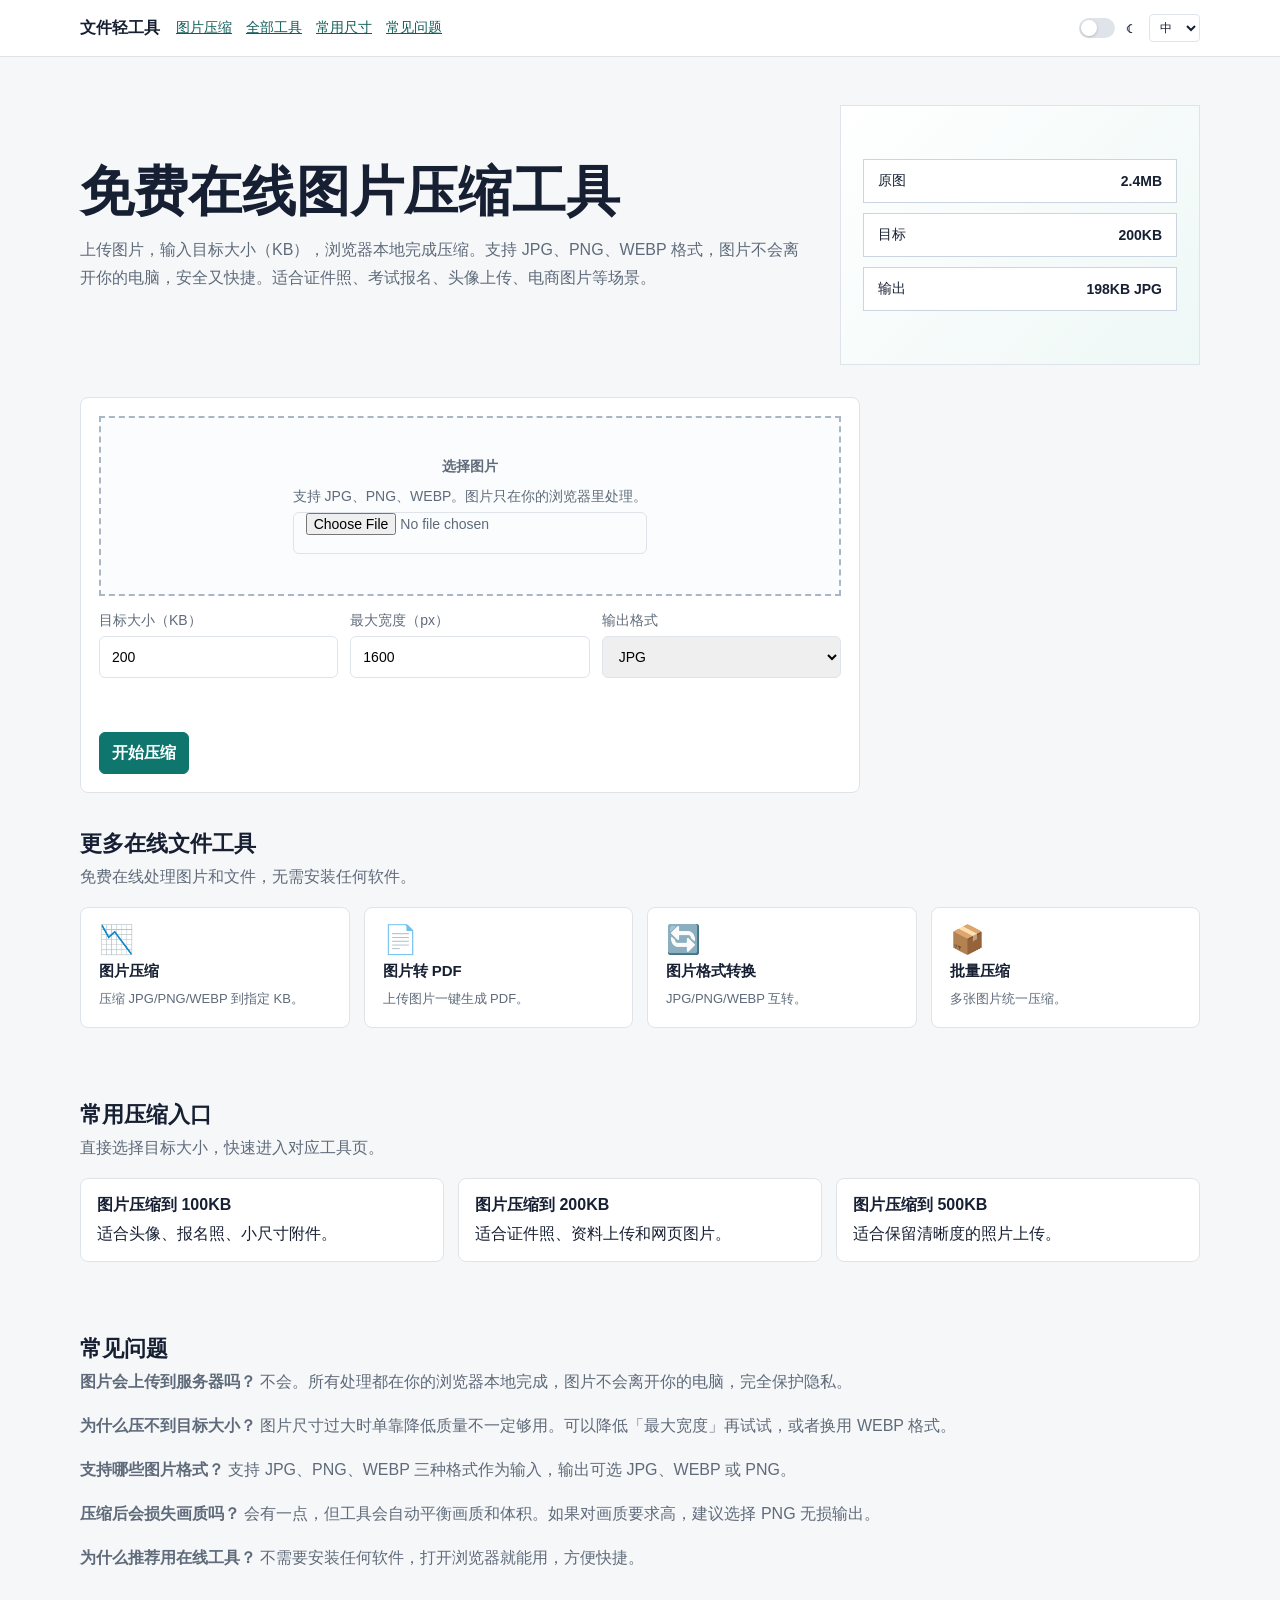
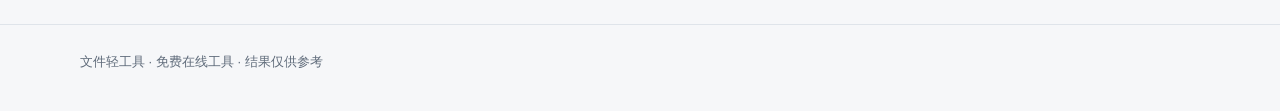
<file: index.html>
<!doctype html>
<html lang="zh-CN">
  <head>
    <meta charset="utf-8">
    <meta name="viewport" content="width=device-width, initial-scale=1">
    <title data-i18n="index-hero-title">免费在线图片压缩工具｜JPG/PNG/WEBP 压缩到指定大小</title>
    <meta name="description" content="免费在线图片压缩，支持 JPG、PNG、WEBP 格式。浏览器本地处理，不上传服务器，保护隐私。一键压缩到 100KB、200KB、500KB 等任意大小，适合证件照、报名照片、头像、电商图片等场景。">
    <link rel="stylesheet" href="./assets/styles.css">
    <script src="./assets/theme.js"></script><script src="./assets/i18n.js"></script>
  </head>
  <body>
    <header class="topbar">
      <div class="topbar-inner">
        <div class="brand" data-i18n="brand">文件轻工具</div>
        <nav class="nav" aria-label="主要导航">
          <a href="./index.html#tool" data-i18n="nav-compress">图片压缩</a>
          <a href="./index.html#tools" data-i18n="nav-tools">全部工具</a>
          <a href="./index.html#longtail" data-i18n="nav-sizes">常用尺寸</a>
          <a href="./index.html#faq" data-i18n="nav-faq">常见问题</a>
        </nav>
        <div class="topbar-right">
                    <div id="theme-toggle" class="theme-toggle" onclick="toggleTheme()" data-theme="light" title="切换夜间模式">
            <div class="theme-toggle-track">
              <div class="theme-toggle-thumb"></div>
            </div>
            <div class="theme-toggle-icon">
              <span class="sun">☀</span>
              <span class="moon">☾</span>
            </div>
          </div>
          <select id="lang-select" class="lang-select" onchange="switchLanguage(this.value)" aria-label="语言切换"> onchange="switchLanguage(this.value)" aria-label="语言切换">
            <option value="zh-CN">中</option>
            <option value="en">EN</option>
            <option value="ja">日</option>
            <option value="ko">한</option>
            <option value="es">ES</option>
          </select>
        </div>
      </div>
    </header>

    <main class="page">
      <section class="hero">
        <div>
          <h1 data-i18n="index-hero-title">免费在线图片压缩工具</h1>
          <p data-i18n="index-hero-desc">上传图片，输入目标大小（KB），浏览器本地完成压缩。支持 JPG、PNG、WEBP 格式，图片不会离开你的电脑，安全又快捷。适合证件照、考试报名、头像上传、电商图片等场景。</p>
        </div>
        <div class="visual" aria-hidden="true">
          <div class="visual-stack">
            <div class="visual-row"><span>原图</span><strong>2.4MB</strong></div>
            <div class="visual-row"><span>目标</span><strong>200KB</strong></div>
            <div class="visual-row"><span>输出</span><strong>198KB JPG</strong></div>
          </div>
        </div>
      </section>

      <section id="tool" class="tool-shell" aria-label="图片压缩工具">
        <div class="panel">
          <div class="dropzone">
            <label>
              <strong data-i18n="dropzone-label">选择图片</strong>
              <span data-i18n="dropzone-hint">支持 JPG、PNG、WEBP。图片只在你的浏览器里处理。</span>
              <input id="image-file" type="file" accept="image/*">
            </label>
          </div>

          <div class="controls">
            <label>
              <span data-i18n="label-target">目标大小（KB）</span>
              <input id="target-kb" type="number" min="10" max="5000" value="200">
            </label>
            <label>
              <span data-i18n="label-width">最大宽度（px）</span>
              <input id="max-width" type="number" min="200" max="4000" value="1600">
            </label>
            <label>
              <span data-i18n="label-format">输出格式</span>
              <select id="format">
                <option value="image/jpeg" data-i18n="select-jpg">JPG</option>
                <option value="image/webp" data-i18n="select-webp">WEBP</option>
                <option value="image/png" data-i18n="select-png">PNG（无损）</option>
              </select>
            </label>
          </div>

          <p id="status" class="status" role="status"></p>
          <button id="compress-button" type="button" data-i18n="button-compress">开始压缩</button>
        </div>

        <aside id="result" class="result" hidden aria-live="polite"></aside>
      </section>

      <section id="tools" class="section">
        <h2 data-i18n="more-tools">更多在线文件工具</h2>
        <p data-i18n="more-tools-desc">免费在线处理图片和文件，无需安装任何软件，全部在浏览器本地完成。</p>
        <div class="tool-grid">
          <a class="tool-card" href="./index.html">
            <div class="icon">📉</div>
            <strong data-i18n="card-compress">图片压缩</strong>
            <span data-i18n="card-compress-desc">压缩 JPG/PNG/WEBP 到指定 KB，适合各类上传场景。</span>
          </a>
          <a class="tool-card" href="./tools/image-to-pdf.html">
            <div class="icon">📄</div>
            <strong data-i18n="card-pdf">图片转 PDF</strong>
            <span data-i18n="card-pdf-desc">上传图片一键生成 PDF，支持多张合并、横竖版设置。</span>
          </a>
          <a class="tool-card" href="./tools/format-converter.html">
            <div class="icon">🔄</div>
            <strong data-i18n="card-format">图片格式转换</strong>
            <span data-i18n="card-format-desc">JPG、PNG、WEBP 互转，自定义质量和尺寸。</span>
          </a>
          <a class="tool-card" href="./tools/batch-compress.html">
            <div class="icon">📦</div>
            <strong data-i18n="card-batch">批量压缩</strong>
            <span data-i18n="card-batch-desc">一次上传多张图片，统一压缩到目标大小。</span>
          </a>
        </div>
      </section>

      <section id="longtail" class="section">
        <h2 data-i18n="sizes-title">常用压缩入口</h2>
        <p data-i18n="sizes-desc">直接选择目标大小，快速进入对应工具页。</p>
        <div class="longtail-grid">
          <a class="longtail-card" href="./tools/compress-image-to-100kb.html">
            <strong data-i18n="size-100">图片压缩到 100KB</strong>
            <span data-i18n="size-100-desc">适合头像、报名照、小尺寸附件。</span>
          </a>
          <a class="longtail-card" href="./tools/compress-image-to-200kb.html">
            <strong data-i18n="size-200">图片压缩到 200KB</strong>
            <span data-i18n="size-200-desc">适合证件照、资料上传和网页图片。</span>
          </a>
          <a class="longtail-card" href="./tools/compress-image-to-500kb.html">
            <strong data-i18n="size-500">图片压缩到 500KB</strong>
            <span data-i18n="size-500-desc">适合保留清晰度的照片上传。</span>
          </a>
        </div>
      </section>

      <section id="faq" class="section">
        <h2 data-i18n="nav-faq">常见问题</h2>
        <p><strong data-i18n="index-faq-q1">图片会上传到服务器吗？</strong> <span data-i18n="index-faq-a1">不会。所有处理都在你的浏览器本地完成，图片不会离开你的电脑，完全保护隐私。</span></p>
        <p><strong data-i18n="index-faq-q2">为什么压不到目标大小？</strong> <span data-i18n="index-faq-a2">图片尺寸过大时单靠降低质量不一定够用。可以降低「最大宽度」再试试，或者换用 WEBP 格式。</span></p>
        <p><strong data-i18n="index-faq-q3">支持哪些图片格式？</strong> <span data-i18n="index-faq-a3">支持 JPG、PNG、WEBP 三种格式作为输入，输出可选 JPG、WEBP 或 PNG。</span></p>
        <p><strong data-i18n="index-faq-q4">压缩后会损失画质吗？</strong> <span data-i18n="index-faq-a4">会有一点，但工具会自动平衡画质和体积。如果对画质要求高，建议选择 PNG 无损输出。</span></p>
        <p><strong data-i18n="index-faq-q5">为什么推荐用在线工具？</strong> <span data-i18n="index-faq-a5">不需要安装任何软件，打开浏览器就能用，方便快捷。</span></p>
      </section>
    </main>

    <footer class="footer">
      <div class="page" data-i18n="footer">文件轻工具 · 免费在线图片压缩 · 图片转PDF · 格式转换 · 批量压缩 · 结果仅供参考</div>
    </footer>

    <script src="./assets/compress.js"></script>
  </body>
</html>
</file>
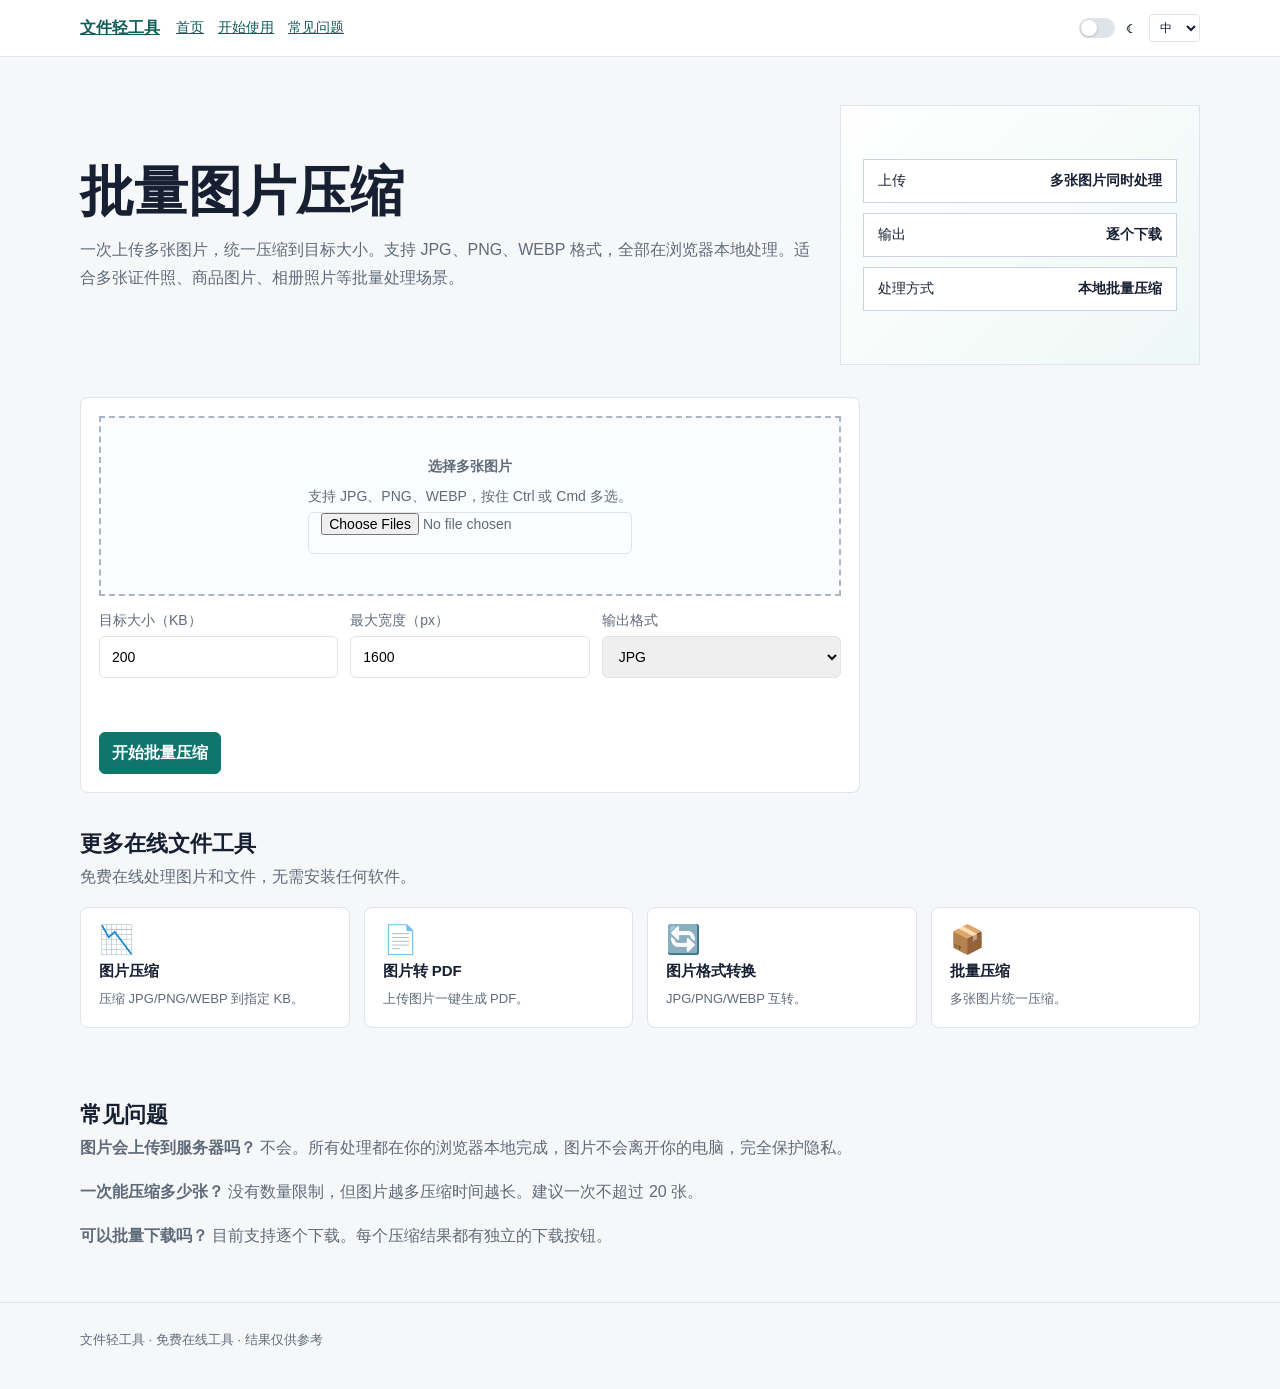
<file: tools/batch-compress.html>
<!doctype html>
<html lang="zh-CN">
  <head>
    <meta charset="utf-8">
    <meta name="viewport" content="width=device-width, initial-scale=1">
    <title data-i18n="batch-hero-title">批量图片压缩｜在线一次压缩多张 JPG/PNG</title>
    <meta name="description" content="免费在线批量图片压缩工具。一次上传多张图片，统一压缩到目标大小。支持 JPG、PNG、WEBP 格式，浏览器本地处理，不上传服务器。">
    <link rel="stylesheet" href="../assets/styles.css">
    <script src="../assets/theme.js"></script><script src="../assets/i18n.js"></script>
  </head>
  <body>
    <header class="topbar">
      <div class="topbar-inner">
        <a class="brand" href="../index.html" data-i18n="brand">文件轻工具</a>
        <nav class="nav" aria-label="主要导航">
          <a href="../index.html" data-i18n="nav-home">首页</a>
          <a href="#tool" data-i18n="nav-start">开始使用</a>
          <a href="#faq" data-i18n="nav-faq">常见问题</a>
        </nav>
        <div class="topbar-right">
                    <div id="theme-toggle" class="theme-toggle" onclick="toggleTheme()" data-theme="light" title="切换夜间模式">
            <div class="theme-toggle-track">
              <div class="theme-toggle-thumb"></div>
            </div>
            <div class="theme-toggle-icon">
              <span class="sun">☀</span>
              <span class="moon">☾</span>
            </div>
          </div><select id="lang-select" class="lang-select" onchange="switchLanguage(this.value)" aria-label="语言切换">
            <option value="zh-CN">中</option>
            <option value="en">EN</option>
            <option value="ja">日</option>
            <option value="ko">한</option>
            <option value="es">ES</option>
          </select>
        </div>
      </div>
    </header>

    <main class="page">
      <section class="hero">
        <div>
          <h1 data-i18n="batch-hero-title">批量图片压缩</h1>
          <p data-i18n="batch-hero-desc">一次上传多张图片，统一压缩到目标大小。支持 JPG、PNG、WEBP 格式，全部在浏览器本地处理。适合多张证件照、商品图片、相册照片等批量处理场景。</p>
        </div>
        <div class="visual" aria-hidden="true">
          <div class="visual-stack">
            <div class="visual-row"><span>上传</span><strong>多张图片同时处理</strong></div>
            <div class="visual-row"><span>输出</span><strong>逐个下载</strong></div>
            <div class="visual-row"><span>处理方式</span><strong>本地批量压缩</strong></div>
          </div>
        </div>
      </section>

      <section id="tool" class="tool-shell" aria-label="批量压缩工具">
        <div class="panel">
          <div class="dropzone">
            <label>
              <strong data-i18n="batch-dropzone-label">选择多张图片</strong>
              <span data-i18n="batch-dropzone-hint">支持 JPG、PNG、WEBP，按住 Ctrl 或 Cmd 多选。</span>
              <input id="image-files" type="file" accept="image/*" multiple>
            </label>
          </div>

          <div id="file-count" class="tool-notice" hidden></div>

          <div class="controls">
            <label>
              <span data-i18n="batch-label-target">目标大小（KB）</span>
              <input id="target-kb" type="number" min="10" max="5000" value="200">
            </label>
            <label>
              <span data-i18n="batch-label-width">最大宽度（px）</span>
              <input id="max-width" type="number" min="200" max="4000" value="1600">
            </label>
            <label>
              <span data-i18n="batch-label-format">输出格式</span>
              <select id="format">
                <option value="image/jpeg" data-i18n="select-jpg">JPG</option>
                <option value="image/webp" data-i18n="select-webp">WEBP</option>
                <option value="image/png" data-i18n="select-png">PNG（无损）</option>
              </select>
            </label>
          </div>

          <p id="status" class="status" role="status"></p>
          <button id="compress-all-btn" type="button" data-i18n="batch-button">开始批量压缩</button>
        </div>

        <aside id="results" class="result" hidden aria-live="polite"></aside>
      </section>

      <section id="tools" class="section">
        <h2 data-i18n="more-tools">更多在线文件工具</h2>
        <p data-i18n="more-tools-desc">免费在线处理图片和文件，无需安装任何软件。</p>
        <div class="tool-grid">
          <a class="tool-card" href="../index.html">
            <div class="icon">📉</div>
            <strong data-i18n="card-compress">图片压缩</strong>
            <span data-i18n="card-compress-desc">压缩 JPG/PNG/WEBP 到指定 KB。</span>
          </a>
          <a class="tool-card" href="../tools/image-to-pdf.html">
            <div class="icon">📄</div>
            <strong data-i18n="card-pdf">图片转 PDF</strong>
            <span data-i18n="card-pdf-desc">上传图片一键生成 PDF。</span>
          </a>
          <a class="tool-card" href="../tools/format-converter.html">
            <div class="icon">🔄</div>
            <strong data-i18n="card-format">图片格式转换</strong>
            <span data-i18n="card-format-desc">JPG/PNG/WEBP 互转。</span>
          </a>
          <a class="tool-card" href="../tools/batch-compress.html">
            <div class="icon">📦</div>
            <strong data-i18n="card-batch">批量压缩</strong>
            <span data-i18n="card-batch-desc">多张图片统一压缩。</span>
          </a>
        </div>
      </section>

      <section id="faq" class="section">
        <h2 data-i18n="nav-faq">常见问题</h2>
        <p><strong data-i18n="index-faq-q1">图片会传到服务器吗？</strong> <span data-i18n="index-faq-a1">不会，所有压缩都在你的浏览器本地完成，不上传任何图片。</span></p>
        <p><strong>一次能压缩多少张？</strong> 没有数量限制，但图片越多压缩时间越长。建议一次不超过 20 张。</p>
        <p><strong>可以批量下载吗？</strong> 目前支持逐个下载。每个压缩结果都有独立的下载按钮。</p>
      </section>
    </main>
    <footer class="footer">
      <div class="page" data-i18n="footer">文件轻工具 · 免费在线工具 · 结果仅供参考</div>
    </footer>

    <script>
      const fileInput = document.querySelector('#image-files');
      const targetInput = document.querySelector('#target-kb');
      const maxWidthInput = document.querySelector('#max-width');
      const formatInput = document.querySelector('#format');
      const compressBtn = document.querySelector('#compress-all-btn');
      const statusBox = document.querySelector('#status');
      const resultsBox = document.querySelector('#results');
      const fileCount = document.querySelector('#file-count');

      let imageFiles = [];

      fileInput.addEventListener('change', () => {
        const files = Array.from(fileInput.files || []);
        imageFiles = files;
        if (files.length > 0) {
          fileCount.hidden = false;
          fileCount.textContent = window.__('batch-selected', { n: files.length });
          resultsBox.hidden = true;
          statusBox.textContent = '';
        } else { fileCount.hidden = true; }
      });

      compressBtn.addEventListener('click', async () => {
        if (imageFiles.length === 0) { statusBox.textContent = window.__('batch-no-image'); return; }
        compressBtn.disabled = true;
        try {
          const targetBytes = Number(targetInput.value) * 1024;
          const maxWidth = Number(maxWidthInput.value);
          const mimeType = formatInput.value;
          const results = [];
          for (let i = 0; i < imageFiles.length; i++) {
            const file = imageFiles[i];
            statusBox.textContent = window.__('batch-status-progress', { i: i + 1, total: imageFiles.length, name: file.name });
            const blob = await compressSingle(file, maxWidth, mimeType, targetBytes);
            results.push({ file, blob });
          }
          showBatchResults(results);
          statusBox.textContent = window.__('batch-status-done', { n: results.length });
        } catch (error) { statusBox.textContent = '压缩出错：' + (error.message || '请重试'); }
        finally { compressBtn.disabled = false; }
      });

      function loadImage(file) {
        return new Promise((resolve, reject) => {
          const url = URL.createObjectURL(file);
          const img = new Image();
          img.onload = () => { URL.revokeObjectURL(url); resolve(img); };
          img.onerror = () => { URL.revokeObjectURL(url); reject(new Error('读取失败')); };
          img.src = url;
        });
      }

      async function compressSingle(file, maxWidth, mimeType, targetBytes) {
        const img = await loadImage(file);
        const ratio = Math.min(1, maxWidth / img.naturalWidth);
        const w = Math.max(1, Math.round(img.naturalWidth * ratio));
        const h = Math.max(1, Math.round(img.naturalHeight * ratio));
        const canvas = document.createElement('canvas');
        canvas.width = w; canvas.height = h;
        const ctx = canvas.getContext('2d');
        if (mimeType === 'image/jpeg') { ctx.fillStyle = '#ffffff'; ctx.fillRect(0, 0, w, h); }
        ctx.drawImage(img, 0, 0, w, h);
        let low = 0.1, high = 0.95;
        let best = await blobFromCanvas(canvas, mimeType, high);
        for (let i = 0; i < 8; i++) {
          const q = (low + high) / 2;
          const blob = await blobFromCanvas(canvas, mimeType, q);
          if (blob.size > targetBytes) high = q;
          else { low = q; best = blob; }
        }
        if (best.size > targetBytes) return await compressSingle(file, Math.round(maxWidth * 0.7), mimeType, targetBytes);
        return best;
      }

      function blobFromCanvas(canvas, mimeType, quality) {
        return new Promise(r => canvas.toBlob(r, mimeType, quality));
      }

      function showBatchResults(results) {
        resultsBox.hidden = false;
        let html = '<div class="result-list">';
        for (const { file, blob } of results) {
          const url = URL.createObjectURL(blob);
          const ext = blob.type.includes('webp') ? 'webp' : blob.type.includes('png') ? 'png' : 'jpg';
          const name = file.name.replace(/\.[^.]+$/, '') || 'compressed';
          const saved = file.size > 0 ? Math.round((1 - blob.size / file.size) * 100) : 0;
          html += `
            <div class="result-item">
              <div class="info">
                <strong>${file.name}</strong>
                <span class="size">${formatSize(file.size)} → ${formatSize(blob.size)}（${window.__('batch-saved')} ${saved}%）</span>
              </div>
              <a class="download" href="${url}" download="${name}-compressed.${ext}">${window.__('batch-download')}</a>
            </div>`;
        }
        html += '</div>';
        resultsBox.innerHTML = html;
      }

      function formatSize(bytes) {
        if (bytes < 1024 * 1024) return Math.round(bytes / 1024) + 'KB';
        return (bytes / 1024 / 1024).toFixed(2) + 'MB';
      }
    </script>
  </body>
</html>
</file>
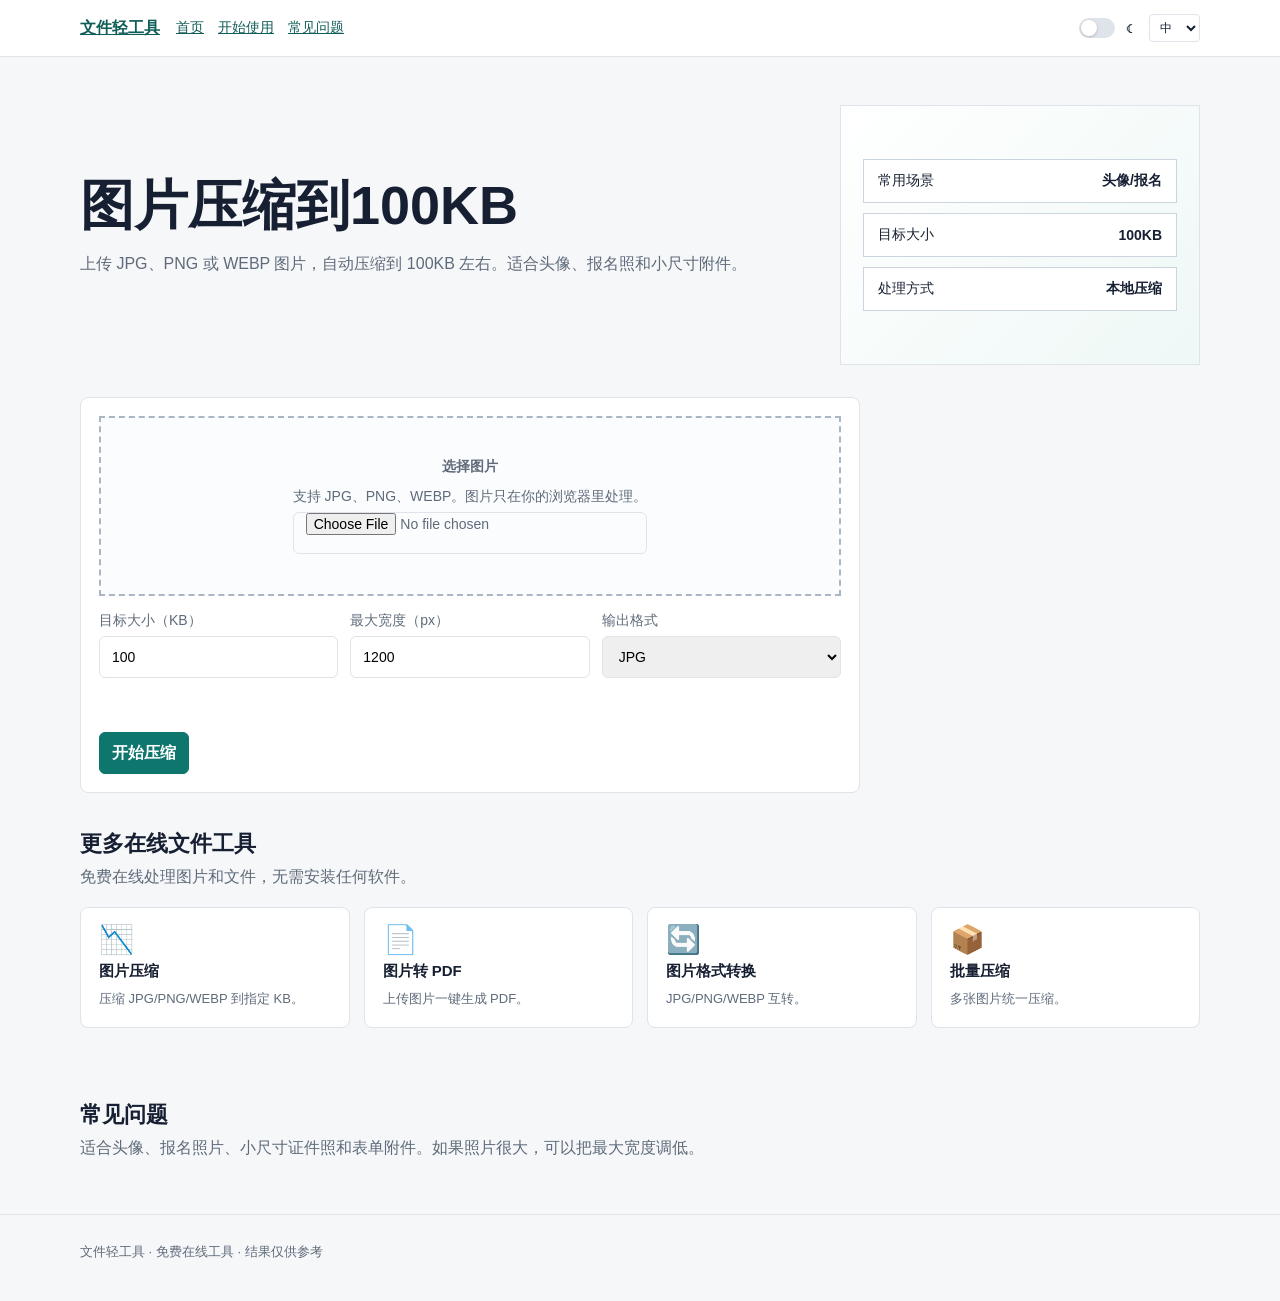
<file: tools/compress-image-to-100kb.html>
<!doctype html>
<html lang="zh-CN">
  <head>
    <meta charset="utf-8">
    <meta name="viewport" content="width=device-width, initial-scale=1">
    <title data-i18n="ct-hero-title-100">图片压缩到100KB｜在线压缩 JPG/PNG 到100K以内</title>
    <meta name="description" content="免费把图片压缩到100KB左右，适合头像、报名照、证件照和小尺寸表单附件。浏览器本地处理，不上传图片。">
    <link rel="stylesheet" href="../assets/styles.css">
    <script src="../assets/theme.js"></script><script src="../assets/i18n.js"></script>
  </head>
  <body data-target="100">
    <header class="topbar">
      <div class="topbar-inner">
        <a class="brand" href="../index.html" data-i18n="brand">文件轻工具</a>
        <nav class="nav" aria-label="主要导航">
          <a href="../index.html" data-i18n="nav-home">首页</a>
          <a href="#tool" data-i18n="nav-start">开始使用</a>
          <a href="#faq" data-i18n="nav-faq">常见问题</a>
        </nav>
        <div class="topbar-right">
                    <div id="theme-toggle" class="theme-toggle" onclick="toggleTheme()" data-theme="light" title="切换夜间模式">
            <div class="theme-toggle-track">
              <div class="theme-toggle-thumb"></div>
            </div>
            <div class="theme-toggle-icon">
              <span class="sun">☀</span>
              <span class="moon">☾</span>
            </div>
          </div><select id="lang-select" class="lang-select" onchange="switchLanguage(this.value)" aria-label="语言切换">
            <option value="zh-CN">中</option>
            <option value="en">EN</option>
            <option value="ja">日</option>
            <option value="ko">한</option>
            <option value="es">ES</option>
          </select>
        </div>
      </div>
    </header>

    <main class="page">
      <section class="hero">
        <div>
          <h1 data-i18n="ct-hero-title-100">图片压缩到100KB</h1>
          <p data-i18n="ct-hero-desc-100">上传 JPG、PNG 或 WEBP 图片，自动压缩到 100KB 左右。适合头像、报名照和小尺寸附件。</p>
        </div>
        <div class="visual" aria-hidden="true">
          <div class="visual-stack">
            <div class="visual-row"><span>常用场景</span><strong>头像/报名</strong></div>
            <div class="visual-row"><span>目标大小</span><strong>100KB</strong></div>
            <div class="visual-row"><span>处理方式</span><strong>本地压缩</strong></div>
          </div>
        </div>
      </section>

      <section id="tool" class="tool-shell" aria-label="图片压缩到100KB工具">
        <div class="panel">
          <div class="dropzone">
            <label>
              <strong data-i18n="dropzone-label">选择图片</strong>
              <span data-i18n="dropzone-hint">图片只在你的浏览器里处理。</span>
              <input id="image-file" type="file" accept="image/*">
            </label>
          </div>
          <div class="controls">
            <label><span data-i18n="label-target">目标大小（KB）</span><input id="target-kb" type="number" min="10" max="5000" value="100"></label>
            <label><span data-i18n="label-width">最大宽度（px）</span><input id="max-width" type="number" min="200" max="4000" value="1200"></label>
            <label><span data-i18n="label-format">输出格式</span>
              <select id="format">
                <option value="image/jpeg" data-i18n="select-jpg">JPG</option>
                <option value="image/webp" data-i18n="select-webp">WEBP</option>
              </select>
            </label>
          </div>
          <p id="status" class="status" role="status"></p>
          <button id="compress-button" type="button" data-i18n="button-compress">开始压缩</button>
        </div>
        <aside id="result" class="result" hidden aria-live="polite"></aside>
      </section>

      <section id="tools" class="section">
        <h2 data-i18n="more-tools">更多在线文件工具</h2>
        <p data-i18n="more-tools-desc">免费在线处理图片和文件，无需安装任何软件。</p>
        <div class="tool-grid">
          <a class="tool-card" href="../index.html">
            <div class="icon">📉</div>
            <strong data-i18n="card-compress">图片压缩</strong>
            <span data-i18n="card-compress-desc">压缩 JPG/PNG/WEBP 到指定 KB。</span>
          </a>
          <a class="tool-card" href="../tools/image-to-pdf.html">
            <div class="icon">📄</div>
            <strong data-i18n="card-pdf">图片转 PDF</strong>
            <span data-i18n="card-pdf-desc">上传图片一键生成 PDF。</span>
          </a>
          <a class="tool-card" href="../tools/format-converter.html">
            <div class="icon">🔄</div>
            <strong data-i18n="card-format">图片格式转换</strong>
            <span data-i18n="card-format-desc">JPG/PNG/WEBP 互转。</span>
          </a>
          <a class="tool-card" href="../tools/batch-compress.html">
            <div class="icon">📦</div>
            <strong data-i18n="card-batch">批量压缩</strong>
            <span data-i18n="card-batch-desc">多张图片统一压缩。</span>
          </a>
        </div>
      </section>

      <section id="faq" class="section">
        <h2 data-i18n="nav-faq">常见问题</h2>
        <p data-i18n="ct-faq-100">适合头像、报名照片、小尺寸证件照和表单附件。如果照片很大，可以把最大宽度调低。</p>
      </section>
    </main>
    <footer class="footer">
      <div class="page" data-i18n="footer">文件轻工具 · 免费在线工具 · 结果仅供参考</div>
    </footer>
    <script src="../assets/compress.js"></script>
  </body>
</html>
</file>
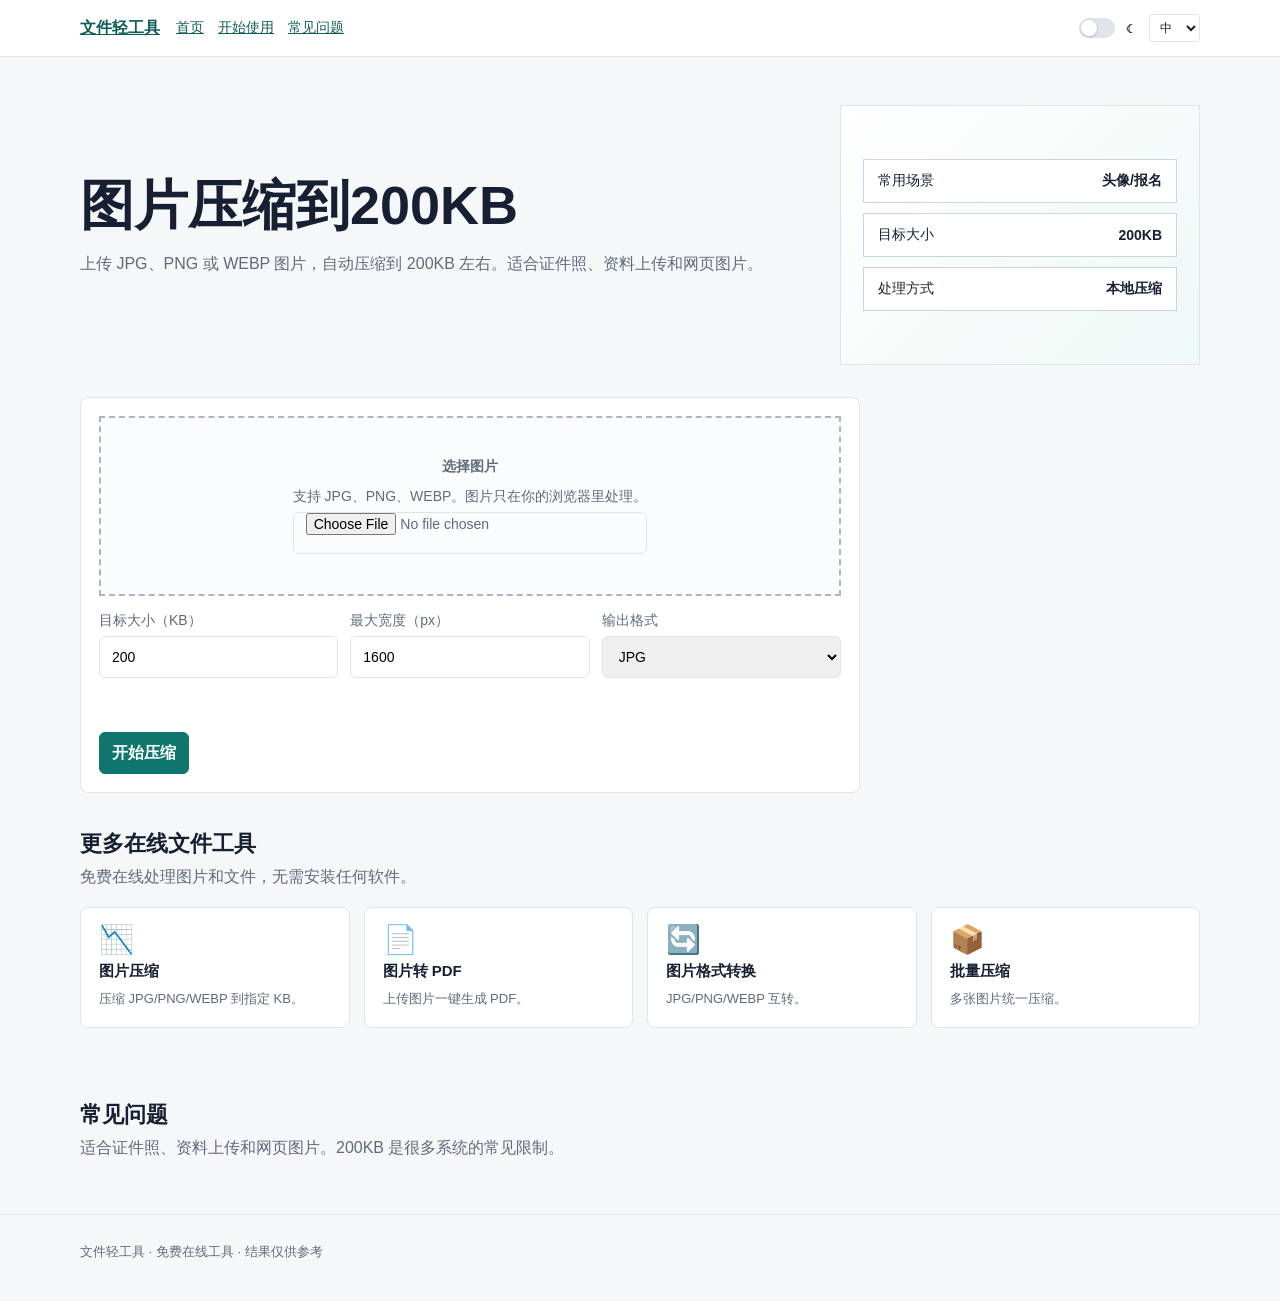
<file: tools/compress-image-to-200kb.html>
<!doctype html>
<html lang="zh-CN">
  <head>
    <meta charset="utf-8">
    <meta name="viewport" content="width=device-width, initial-scale=1">
    <title data-i18n="ct-hero-title-200">图片压缩到200KB｜在线压缩 JPG/PNG 到200K以内</title>
    <meta name="description" content="免费把图片压缩到200KB左右，适合头像、报名照、证件照和小尺寸表单附件。浏览器本地处理，不上传图片。">
    <link rel="stylesheet" href="../assets/styles.css">
    <script src="../assets/theme.js"></script><script src="../assets/i18n.js"></script>
  </head>
  <body data-target="200">
    <header class="topbar">
      <div class="topbar-inner">
        <a class="brand" href="../index.html" data-i18n="brand">文件轻工具</a>
        <nav class="nav" aria-label="主要导航">
          <a href="../index.html" data-i18n="nav-home">首页</a>
          <a href="#tool" data-i18n="nav-start">开始使用</a>
          <a href="#faq" data-i18n="nav-faq">常见问题</a>
        </nav>
        <div class="topbar-right">
                    <div id="theme-toggle" class="theme-toggle" onclick="toggleTheme()" data-theme="light" title="切换夜间模式">
            <div class="theme-toggle-track">
              <div class="theme-toggle-thumb"></div>
            </div>
            <div class="theme-toggle-icon">
              <span class="sun">☀</span>
              <span class="moon">☾</span>
            </div>
          </div><select id="lang-select" class="lang-select" onchange="switchLanguage(this.value)" aria-label="语言切换">
            <option value="zh-CN">中</option>
            <option value="en">EN</option>
            <option value="ja">日</option>
            <option value="ko">한</option>
            <option value="es">ES</option>
          </select>
        </div>
      </div>
    </header>

    <main class="page">
      <section class="hero">
        <div>
          <h1 data-i18n="ct-hero-title-200">图片压缩到200KB</h1>
          <p data-i18n="ct-hero-desc-200">上传 JPG、PNG 或 WEBP 图片，自动压缩到 200KB 左右。适合头像、报名照和小尺寸附件。</p>
        </div>
        <div class="visual" aria-hidden="true">
          <div class="visual-stack">
            <div class="visual-row"><span>常用场景</span><strong>头像/报名</strong></div>
            <div class="visual-row"><span>目标大小</span><strong>200KB</strong></div>
            <div class="visual-row"><span>处理方式</span><strong>本地压缩</strong></div>
          </div>
        </div>
      </section>

      <section id="tool" class="tool-shell" aria-label="图片压缩到200KB工具">
        <div class="panel">
          <div class="dropzone">
            <label>
              <strong data-i18n="dropzone-label">选择图片</strong>
              <span data-i18n="dropzone-hint">图片只在你的浏览器里处理。</span>
              <input id="image-file" type="file" accept="image/*">
            </label>
          </div>
          <div class="controls">
            <label><span data-i18n="label-target">目标大小（KB）</span><input id="target-kb" type="number" min="10" max="5000" value="200"></label>
            <label><span data-i18n="label-width">最大宽度（px）</span><input id="max-width" type="number" min="200" max="4000" value="1600"></label>
            <label><span data-i18n="label-format">输出格式</span>
              <select id="format">
                <option value="image/jpeg" data-i18n="select-jpg">JPG</option>
                <option value="image/webp" data-i18n="select-webp">WEBP</option>
              </select>
            </label>
          </div>
          <p id="status" class="status" role="status"></p>
          <button id="compress-button" type="button" data-i18n="button-compress">开始压缩</button>
        </div>
        <aside id="result" class="result" hidden aria-live="polite"></aside>
      </section>

      <section id="tools" class="section">
        <h2 data-i18n="more-tools">更多在线文件工具</h2>
        <p data-i18n="more-tools-desc">免费在线处理图片和文件，无需安装任何软件。</p>
        <div class="tool-grid">
          <a class="tool-card" href="../index.html">
            <div class="icon">📉</div>
            <strong data-i18n="card-compress">图片压缩</strong>
            <span data-i18n="card-compress-desc">压缩 JPG/PNG/WEBP 到指定 KB。</span>
          </a>
          <a class="tool-card" href="../tools/image-to-pdf.html">
            <div class="icon">📄</div>
            <strong data-i18n="card-pdf">图片转 PDF</strong>
            <span data-i18n="card-pdf-desc">上传图片一键生成 PDF。</span>
          </a>
          <a class="tool-card" href="../tools/format-converter.html">
            <div class="icon">🔄</div>
            <strong data-i18n="card-format">图片格式转换</strong>
            <span data-i18n="card-format-desc">JPG/PNG/WEBP 互转。</span>
          </a>
          <a class="tool-card" href="../tools/batch-compress.html">
            <div class="icon">📦</div>
            <strong data-i18n="card-batch">批量压缩</strong>
            <span data-i18n="card-batch-desc">多张图片统一压缩。</span>
          </a>
        </div>
      </section>

      <section id="faq" class="section">
        <h2 data-i18n="nav-faq">常见问题</h2>
        <p data-i18n="ct-faq-200">适合证件照、资料上传和网页图片。200KB 是很多系统的常见限制。</p>
      </section>
    </main>
    <footer class="footer">
      <div class="page" data-i18n="footer">文件轻工具 · 免费在线工具 · 结果仅供参考</div>
    </footer>
    <script src="../assets/compress.js"></script>
  </body>
</html>
</file>
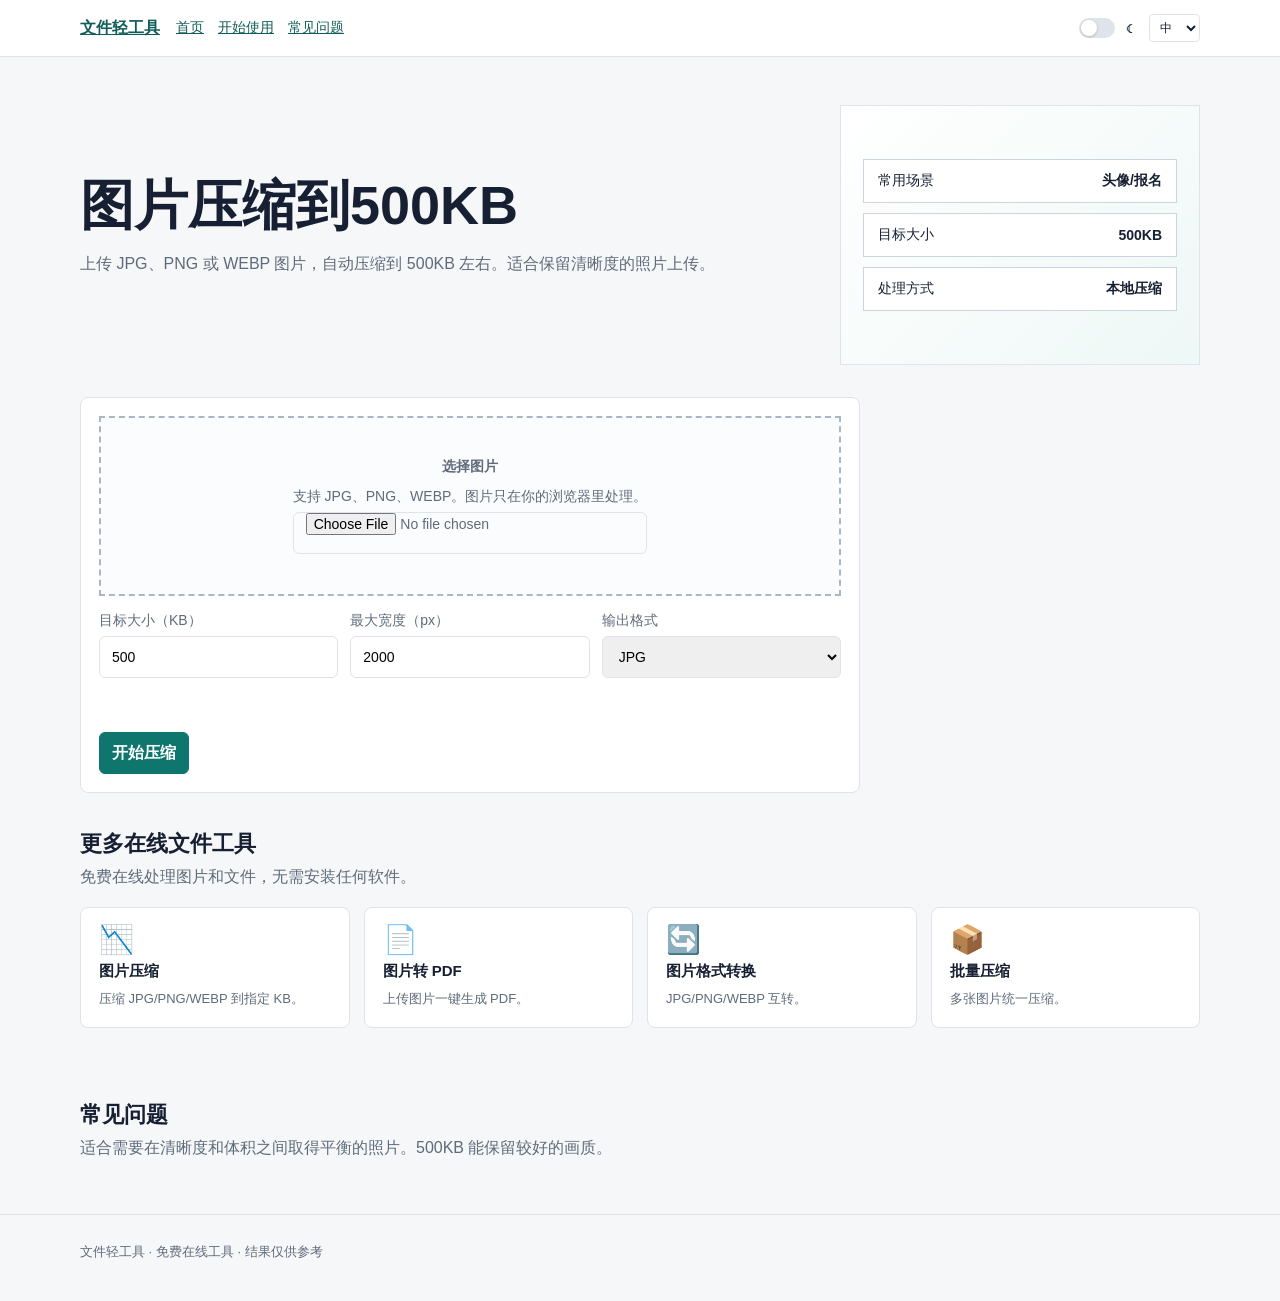
<file: tools/compress-image-to-500kb.html>
<!doctype html>
<html lang="zh-CN">
  <head>
    <meta charset="utf-8">
    <meta name="viewport" content="width=device-width, initial-scale=1">
    <title data-i18n="ct-hero-title-500">图片压缩到500KB｜在线压缩 JPG/PNG 到500K以内</title>
    <meta name="description" content="免费把图片压缩到500KB左右，适合头像、报名照、证件照和小尺寸表单附件。浏览器本地处理，不上传图片。">
    <link rel="stylesheet" href="../assets/styles.css">
    <script src="../assets/theme.js"></script><script src="../assets/i18n.js"></script>
  </head>
  <body data-target="500">
    <header class="topbar">
      <div class="topbar-inner">
        <a class="brand" href="../index.html" data-i18n="brand">文件轻工具</a>
        <nav class="nav" aria-label="主要导航">
          <a href="../index.html" data-i18n="nav-home">首页</a>
          <a href="#tool" data-i18n="nav-start">开始使用</a>
          <a href="#faq" data-i18n="nav-faq">常见问题</a>
        </nav>
        <div class="topbar-right">
                    <div id="theme-toggle" class="theme-toggle" onclick="toggleTheme()" data-theme="light" title="切换夜间模式">
            <div class="theme-toggle-track">
              <div class="theme-toggle-thumb"></div>
            </div>
            <div class="theme-toggle-icon">
              <span class="sun">☀</span>
              <span class="moon">☾</span>
            </div>
          </div><select id="lang-select" class="lang-select" onchange="switchLanguage(this.value)" aria-label="语言切换">
            <option value="zh-CN">中</option>
            <option value="en">EN</option>
            <option value="ja">日</option>
            <option value="ko">한</option>
            <option value="es">ES</option>
          </select>
        </div>
      </div>
    </header>

    <main class="page">
      <section class="hero">
        <div>
          <h1 data-i18n="ct-hero-title-500">图片压缩到500KB</h1>
          <p data-i18n="ct-hero-desc-500">上传 JPG、PNG 或 WEBP 图片，自动压缩到 500KB 左右。适合头像、报名照和小尺寸附件。</p>
        </div>
        <div class="visual" aria-hidden="true">
          <div class="visual-stack">
            <div class="visual-row"><span>常用场景</span><strong>头像/报名</strong></div>
            <div class="visual-row"><span>目标大小</span><strong>500KB</strong></div>
            <div class="visual-row"><span>处理方式</span><strong>本地压缩</strong></div>
          </div>
        </div>
      </section>

      <section id="tool" class="tool-shell" aria-label="图片压缩到500KB工具">
        <div class="panel">
          <div class="dropzone">
            <label>
              <strong data-i18n="dropzone-label">选择图片</strong>
              <span data-i18n="dropzone-hint">图片只在你的浏览器里处理。</span>
              <input id="image-file" type="file" accept="image/*">
            </label>
          </div>
          <div class="controls">
            <label><span data-i18n="label-target">目标大小（KB）</span><input id="target-kb" type="number" min="10" max="5000" value="500"></label>
            <label><span data-i18n="label-width">最大宽度（px）</span><input id="max-width" type="number" min="200" max="4000" value="2000"></label>
            <label><span data-i18n="label-format">输出格式</span>
              <select id="format">
                <option value="image/jpeg" data-i18n="select-jpg">JPG</option>
                <option value="image/webp" data-i18n="select-webp">WEBP</option>
              </select>
            </label>
          </div>
          <p id="status" class="status" role="status"></p>
          <button id="compress-button" type="button" data-i18n="button-compress">开始压缩</button>
        </div>
        <aside id="result" class="result" hidden aria-live="polite"></aside>
      </section>

      <section id="tools" class="section">
        <h2 data-i18n="more-tools">更多在线文件工具</h2>
        <p data-i18n="more-tools-desc">免费在线处理图片和文件，无需安装任何软件。</p>
        <div class="tool-grid">
          <a class="tool-card" href="../index.html">
            <div class="icon">📉</div>
            <strong data-i18n="card-compress">图片压缩</strong>
            <span data-i18n="card-compress-desc">压缩 JPG/PNG/WEBP 到指定 KB。</span>
          </a>
          <a class="tool-card" href="../tools/image-to-pdf.html">
            <div class="icon">📄</div>
            <strong data-i18n="card-pdf">图片转 PDF</strong>
            <span data-i18n="card-pdf-desc">上传图片一键生成 PDF。</span>
          </a>
          <a class="tool-card" href="../tools/format-converter.html">
            <div class="icon">🔄</div>
            <strong data-i18n="card-format">图片格式转换</strong>
            <span data-i18n="card-format-desc">JPG/PNG/WEBP 互转。</span>
          </a>
          <a class="tool-card" href="../tools/batch-compress.html">
            <div class="icon">📦</div>
            <strong data-i18n="card-batch">批量压缩</strong>
            <span data-i18n="card-batch-desc">多张图片统一压缩。</span>
          </a>
        </div>
      </section>

      <section id="faq" class="section">
        <h2 data-i18n="nav-faq">常见问题</h2>
        <p data-i18n="ct-faq-500">适合需要在清晰度和体积之间取得平衡的照片。500KB 能保留较好的画质。</p>
      </section>
    </main>
    <footer class="footer">
      <div class="page" data-i18n="footer">文件轻工具 · 免费在线工具 · 结果仅供参考</div>
    </footer>
    <script src="../assets/compress.js"></script>
  </body>
</html>
</file>
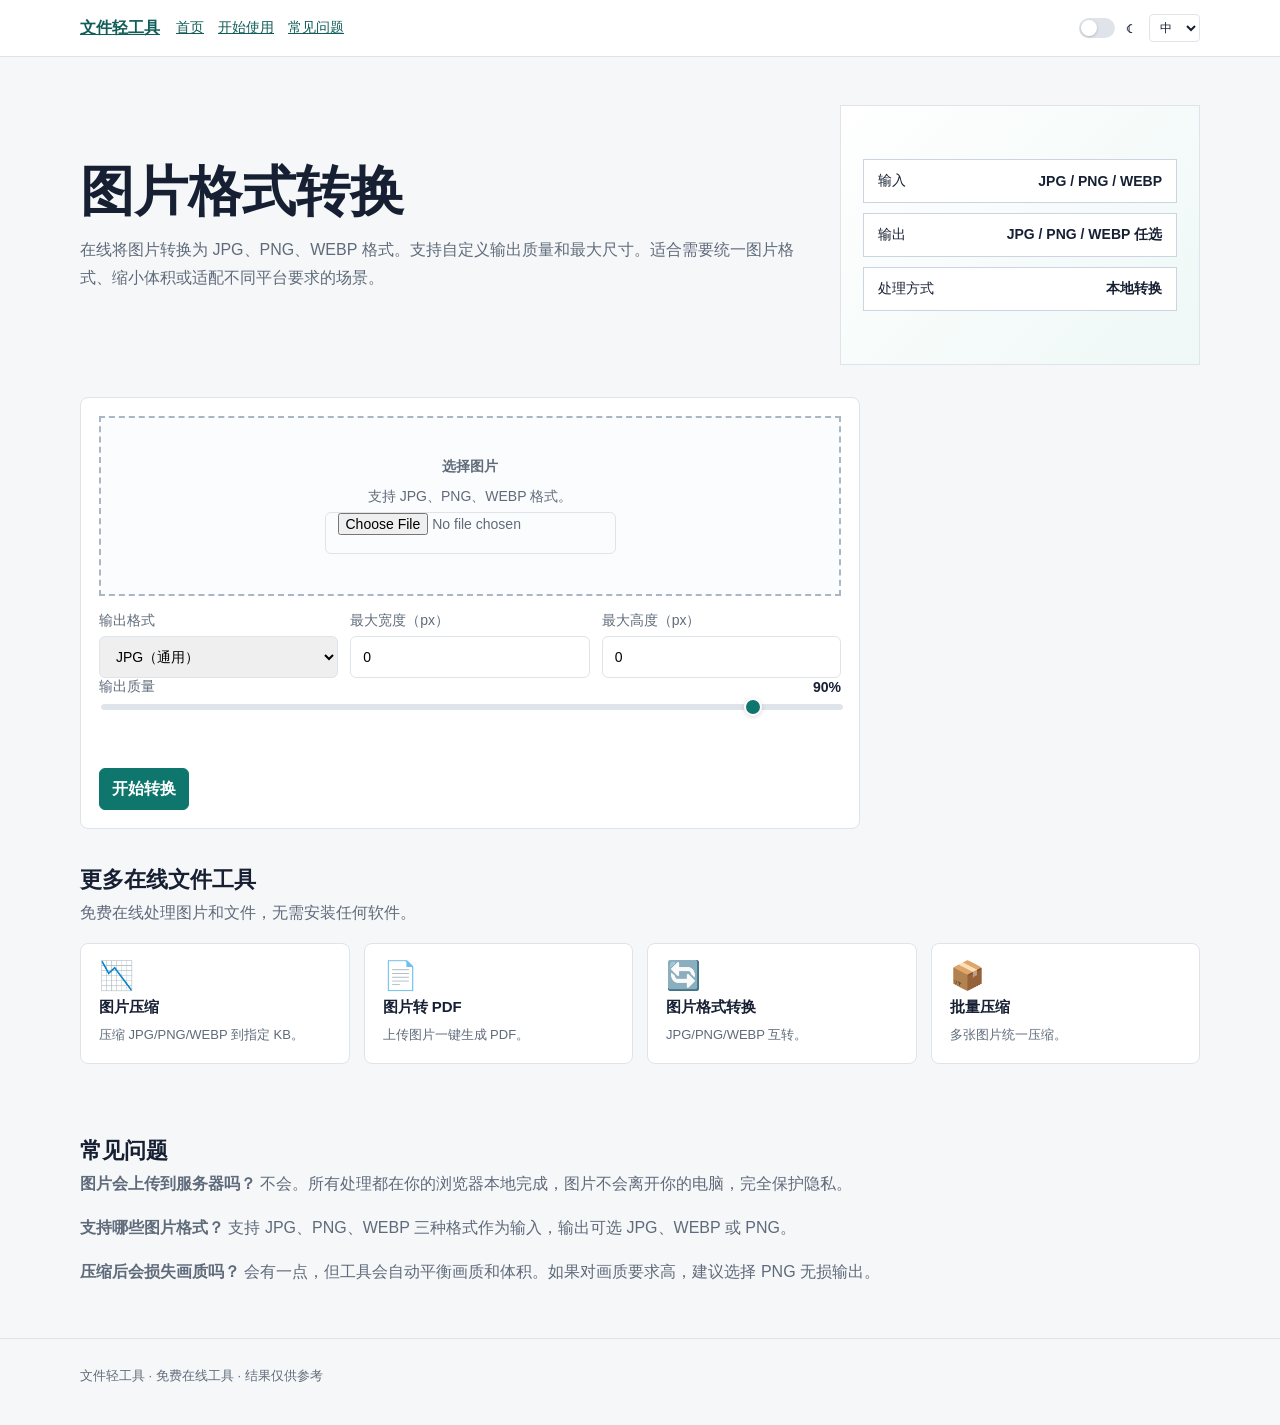
<file: tools/format-converter.html>
<!doctype html>
<html lang="zh-CN">
  <head>
    <meta charset="utf-8">
    <meta name="viewport" content="width=device-width, initial-scale=1">
    <title data-i18n="format-hero-title">图片格式转换｜在线免费 JPG/PNG/WEBP 互转</title>
    <meta name="description" content="免费在线图片格式转换工具。支持 JPG、PNG、WEBP 互相转换，可自定义输出质量和尺寸。浏览器本地处理，不上传服务器。">
    <link rel="stylesheet" href="../assets/styles.css">
    <script src="../assets/theme.js"></script><script src="../assets/i18n.js"></script>
  </head>
  <body>
    <header class="topbar">
      <div class="topbar-inner">
        <a class="brand" href="../index.html" data-i18n="brand">文件轻工具</a>
        <nav class="nav" aria-label="主要导航">
          <a href="../index.html" data-i18n="nav-home">首页</a>
          <a href="#tool" data-i18n="nav-start">开始使用</a>
          <a href="#faq" data-i18n="nav-faq">常见问题</a>
        </nav>
        <div class="topbar-right">
                    <div id="theme-toggle" class="theme-toggle" onclick="toggleTheme()" data-theme="light" title="切换夜间模式">
            <div class="theme-toggle-track">
              <div class="theme-toggle-thumb"></div>
            </div>
            <div class="theme-toggle-icon">
              <span class="sun">☀</span>
              <span class="moon">☾</span>
            </div>
          </div><select id="lang-select" class="lang-select" onchange="switchLanguage(this.value)" aria-label="语言切换">
            <option value="zh-CN">中</option>
            <option value="en">EN</option>
            <option value="ja">日</option>
            <option value="ko">한</option>
            <option value="es">ES</option>
          </select>
        </div>
      </div>
    </header>

    <main class="page">
      <section class="hero">
        <div>
          <h1 data-i18n="format-hero-title">图片格式转换</h1>
          <p data-i18n="format-hero-desc">在线将图片转换为 JPG、PNG、WEBP 格式。支持自定义输出质量（0-100%）和最大尺寸。适合需要统一图片格式、缩小体积或适配不同平台要求的场景。</p>
        </div>
        <div class="visual" aria-hidden="true">
          <div class="visual-stack">
            <div class="visual-row"><span>输入</span><strong>JPG / PNG / WEBP</strong></div>
            <div class="visual-row"><span>输出</span><strong>JPG / PNG / WEBP 任选</strong></div>
            <div class="visual-row"><span>处理方式</span><strong>本地转换</strong></div>
          </div>
        </div>
      </section>

      <section id="tool" class="tool-shell" aria-label="图片格式转换工具">
        <div class="panel">
          <div class="dropzone">
            <label>
              <strong data-i18n="format-dropzone-label">选择图片</strong>
              <span data-i18n="format-dropzone-hint">支持 JPG、PNG、WEBP 格式。</span>
              <input id="image-file" type="file" accept="image/*">
            </label>
          </div>

          <div class="controls">
            <label>
              <span data-i18n="format-label-output">输出格式</span>
              <select id="target-format">
                <option value="image/jpeg" data-i18n="format-opt-jpg">JPG</option>
                <option value="image/png" data-i18n="format-opt-png">PNG（无损）</option>
                <option value="image/webp" data-i18n="format-opt-webp">WEBP（体积小）</option>
              </select>
            </label>
            <label>
              <span data-i18n="format-label-width">最大宽度（px）</span>
              <input id="max-width" type="number" min="200" max="8000" value="0">
            </label>
            <label>
              <span data-i18n="format-label-height">最大高度（px）</span>
              <input id="max-height" type="number" min="200" max="8000" value="0">
            </label>
          </div>

          <div class="slider-label">
            <span data-i18n="format-label-quality">输出质量</span>
            <span class="value" id="quality-value">90%</span>
          </div>
          <input type="range" id="quality" min="10" max="100" value="90" step="5">

          <p id="status" class="status" role="status"></p>
          <button id="convert-btn" type="button" data-i18n="format-button">开始转换</button>
        </div>

        <aside id="result" class="result" hidden aria-live="polite"></aside>
      </section>

      <section id="tools" class="section">
        <h2 data-i18n="more-tools">更多在线文件工具</h2>
        <p data-i18n="more-tools-desc">免费在线处理图片和文件，无需安装任何软件。</p>
        <div class="tool-grid">
          <a class="tool-card" href="../index.html">
            <div class="icon">📉</div>
            <strong data-i18n="card-compress">图片压缩</strong>
            <span data-i18n="card-compress-desc">压缩 JPG/PNG/WEBP 到指定 KB。</span>
          </a>
          <a class="tool-card" href="../tools/image-to-pdf.html">
            <div class="icon">📄</div>
            <strong data-i18n="card-pdf">图片转 PDF</strong>
            <span data-i18n="card-pdf-desc">上传图片一键生成 PDF。</span>
          </a>
          <a class="tool-card" href="../tools/format-converter.html">
            <div class="icon">🔄</div>
            <strong data-i18n="card-format">图片格式转换</strong>
            <span data-i18n="card-format-desc">JPG/PNG/WEBP 互转。</span>
          </a>
          <a class="tool-card" href="../tools/batch-compress.html">
            <div class="icon">📦</div>
            <strong data-i18n="card-batch">批量压缩</strong>
            <span data-i18n="card-batch-desc">多张图片统一压缩。</span>
          </a>
        </div>
      </section>

      <section id="faq" class="section">
        <h2 data-i18n="nav-faq">常见问题</h2>
        <p><strong data-i18n="index-faq-q1">图片会传到服务器吗？</strong> <span data-i18n="index-faq-a1">不会。所有转换都在你的浏览器本地完成，图片不上传。</span></p>
        <p><strong data-i18n="index-faq-q3">JPG、PNG、WEBP 有什么区别？</strong> <span data-i18n="index-faq-a3">JPG 通用性最好，适合照片。PNG 支持透明背景，无损压缩。WEBP 在同等画质下体积最小。</span></p>
        <p><strong data-i18n="index-faq-q4">质量设多少合适？</strong> <span data-i18n="index-faq-a4">照片建议 80-90%，在画质和体积之间取得平衡。100% 画质最好但文件大。</span></p>
      </section>
    </main>
    <footer class="footer">
      <div class="page" data-i18n="footer">文件轻工具 · 免费在线工具 · 结果仅供参考</div>
    </footer>

    <script>
      const fileInput = document.querySelector('#image-file');
      const formatInput = document.querySelector('#target-format');
      const maxWidthInput = document.querySelector('#max-width');
      const maxHeightInput = document.querySelector('#max-height');
      const qualityInput = document.querySelector('#quality');
      const qualityValue = document.querySelector('#quality-value');
      const convertBtn = document.querySelector('#convert-btn');
      const statusBox = document.querySelector('#status');
      const resultBox = document.querySelector('#result');

      let selectedFile = null;
      let loadedImage = null;

      qualityInput.addEventListener('input', () => { qualityValue.textContent = qualityInput.value + '%'; });

      fileInput.addEventListener('change', () => {
        selectedFile = fileInput.files?.[0] || null;
        loadedImage = null;
        resultBox.hidden = true;
        if (selectedFile) {
          statusBox.textContent = '已选择：' + selectedFile.name;
          const url = URL.createObjectURL(selectedFile);
          const img = new Image();
          img.onload = () => { loadedImage = img; URL.revokeObjectURL(url); };
          img.src = url;
        }
      });

      convertBtn.addEventListener('click', async () => {
        if (!selectedFile || !loadedImage) { statusBox.textContent = window.__('format-no-image'); return; }
        convertBtn.disabled = true;
        statusBox.textContent = window.__('format-status-converting');
        try {
          const format = formatInput.value;
          const quality = Number(qualityInput.value) / 100;
          let maxW = Number(maxWidthInput.value) || Infinity;
          let maxH = Number(maxHeightInput.value) || Infinity;
          let w = loadedImage.naturalWidth, h = loadedImage.naturalHeight;
          if (maxW < w || maxH < h) { const r = Math.min(maxW / w, maxH / h, 1); w = Math.round(w * r); h = Math.round(h * r); }
          const canvas = document.createElement('canvas');
          canvas.width = w; canvas.height = h;
          const ctx = canvas.getContext('2d');
          if (format === 'image/jpeg') { ctx.fillStyle = '#ffffff'; ctx.fillRect(0, 0, w, h); }
          ctx.drawImage(loadedImage, 0, 0, w, h);
          const blob = await new Promise(r => canvas.toBlob(r, format, quality));
          const url = URL.createObjectURL(blob);
          const ext = format === 'image/jpeg' ? 'jpg' : format === 'image/png' ? 'png' : 'webp';
          const name = selectedFile.name.replace(/\.[^.]+$/, '') || 'converted';
          resultBox.hidden = false;
          resultBox.innerHTML = `
            <img src="${url}" alt="转换后的图片预览">
            <div class="metric"><span>原图大小</span><strong>${formatSize(selectedFile.size)}</strong></div>
            <div class="metric"><span>转换后</span><strong>${formatSize(blob.size)}</strong></div>
            <div class="metric"><span>格式</span><strong>${ext.toUpperCase()}</strong></div>
            <div class="metric"><span>尺寸</span><strong>${w} × ${h}</strong></div>
            <div class="metric"><span>节省</span><strong>${selectedFile.size > 0 ? Math.round((1 - blob.size / selectedFile.size) * 100) : 0}%</strong></div>
            <a class="download" href="${url}" download="${name}.${ext}">下载转换后的图片</a>
          `;
          statusBox.textContent = window.__('format-status-done');
        } catch (error) { statusBox.textContent = '转换失败：' + (error.message || '请重试'); }
        finally { convertBtn.disabled = false; }
      });

      function formatSize(bytes) {
        if (bytes < 1024 * 1024) return Math.round(bytes / 1024) + 'KB';
        return (bytes / 1024 / 1024).toFixed(2) + 'MB';
      }
    </script>
  </body>
</html>
</file>
<file: assets/styles.css>
:root {
  color-scheme: light;
  --bg: #f6f7f9;
  --panel: #ffffff;
  --text: #172033;
  --muted: #5f6b7a;
  --line: #dfe4ea;
  --accent: #0f766e;
  --accent-dark: #115e59;
  --warn: #a16207;
}

* {
  box-sizing: border-box;
}

body {
  margin: 0;
  font-family: Arial, "Microsoft YaHei", sans-serif;
  background: var(--bg);
  color: var(--text);
  letter-spacing: 0;
}

a {
  color: var(--accent-dark);
}

.topbar {
  border-bottom: 1px solid var(--line);
  background: rgba(255, 255, 255, 0.92);
  position: sticky;
  top: 0;
  z-index: 2;
}

.topbar-inner,
.page {
  width: min(1120px, calc(100% - 32px));
  margin: 0 auto;
}

.topbar-inner {
  height: 56px;
  display: flex;
  align-items: center;
  justify-content: space-between;
  gap: 16px;
}

.brand {
  font-weight: 700;
}

.nav {
  display: flex;
  gap: 14px;
  font-size: 14px;
}

.hero {
  padding: 42px 0 24px;
  display: grid;
  grid-template-columns: minmax(0, 1fr) 360px;
  gap: 28px;
  align-items: center;
}

.hero h1 {
  margin: 0 0 14px;
  font-size: clamp(30px, 5vw, 54px);
  line-height: 1.08;
}

.hero p,
.section p {
  color: var(--muted);
  line-height: 1.75;
}

.visual {
  min-height: 260px;
  border: 1px solid var(--line);
  background: linear-gradient(135deg, #ffffff 0%, #eef8f6 100%);
  display: grid;
  place-items: center;
  padding: 22px;
}

.visual-stack {
  width: 100%;
  display: grid;
  gap: 10px;
}

.visual-row {
  min-height: 44px;
  border: 1px solid #cbd5e1;
  background: #fff;
  display: flex;
  align-items: center;
  justify-content: space-between;
  padding: 0 14px;
  font-size: 14px;
}

.tool-shell {
  display: grid;
  grid-template-columns: 1fr 320px;
  gap: 20px;
  align-items: start;
}

.panel,
.result,
.longtail-card {
  background: var(--panel);
  border: 1px solid var(--line);
  border-radius: 8px;
}

.panel,
.result {
  padding: 18px;
}

.dropzone {
  border: 2px dashed #aab6c4;
  background: #fbfcfd;
  min-height: 180px;
  display: grid;
  place-items: center;
  text-align: center;
  padding: 18px;
}

.dropzone strong {
  display: block;
  margin-bottom: 6px;
}

.controls {
  display: grid;
  grid-template-columns: repeat(3, minmax(0, 1fr));
  gap: 12px;
  margin-top: 16px;
}

label {
  display: grid;
  gap: 6px;
  font-size: 14px;
  color: var(--muted);
}

input,
select,
button {
  min-height: 42px;
  border: 1px solid var(--line);
  border-radius: 6px;
  padding: 0 12px;
  font: inherit;
}

button {
  cursor: pointer;
  border-color: var(--accent);
  background: var(--accent);
  color: #fff;
  font-weight: 700;
}

button:disabled {
  cursor: not-allowed;
  background: #94a3b8;
  border-color: #94a3b8;
}

.status {
  margin-top: 14px;
  color: var(--warn);
  min-height: 24px;
}

.result img {
  width: 100%;
  display: block;
  border: 1px solid var(--line);
  margin-bottom: 12px;
}

.metric {
  display: flex;
  justify-content: space-between;
  gap: 12px;
  padding: 10px 0;
  border-bottom: 1px solid var(--line);
}

.metric:last-child {
  border-bottom: 0;
}

.download {
  display: block;
  min-height: 42px;
  line-height: 42px;
  text-align: center;
  border-radius: 6px;
  background: var(--accent-dark);
  color: #fff;
  text-decoration: none;
  font-weight: 700;
  margin-top: 14px;
}

.section {
  padding: 30px 0;
}

.longtail-grid {
  display: grid;
  grid-template-columns: repeat(3, minmax(0, 1fr));
  gap: 14px;
}

.longtail-card {
  padding: 16px;
  text-decoration: none;
  color: var(--text);
}

.longtail-card strong {
  display: block;
  margin-bottom: 8px;
}

.footer {
  color: var(--muted);
  font-size: 13px;
  padding: 28px 0 40px;
  border-top: 1px solid var(--line);
}

@media (max-width: 860px) {
  .hero,
  .tool-shell,
  .controls,
  .longtail-grid {
    grid-template-columns: 1fr;
  }

  .nav {
    display: none;
  }
}

/* ========== 增强样式 v2 ========== */

/* 按钮动效 */
button {
  transition: transform 0.15s ease, box-shadow 0.15s ease, background 0.2s ease, border-color 0.2s ease;
}
button:hover:not(:disabled) {
  transform: scale(1.02);
  box-shadow: 0 4px 14px rgba(15, 118, 110, 0.25);
}
button:active:not(:disabled) {
  transform: scale(0.97);
  box-shadow: 0 1px 4px rgba(15, 118, 110, 0.15);
}
button.secondary {
  background: transparent;
  color: var(--accent-dark);
  border-color: var(--accent);
}
button.secondary:hover:not(:disabled) {
  background: rgba(15, 118, 110, 0.06);
  box-shadow: 0 4px 14px rgba(15, 118, 110, 0.12);
}

/* 范围滑块 */
input[type="range"] {
  -webkit-appearance: none;
  appearance: none;
  background: var(--line);
  height: 6px;
  border-radius: 3px;
  outline: none;
  padding: 0;
  min-height: auto;
  cursor: pointer;
  width: 100%;
}
input[type="range"]::-webkit-slider-thumb {
  -webkit-appearance: none;
  width: 18px;
  height: 18px;
  border-radius: 50%;
  background: var(--accent);
  cursor: pointer;
  border: 2px solid #fff;
  box-shadow: 0 1px 4px rgba(0,0,0,0.15);
}
.slider-label {
  display: flex;
  justify-content: space-between;
  align-items: center;
  font-size: 14px;
  color: var(--muted);
}
.slider-label .value {
  font-weight: 600;
  color: var(--text);
  min-width: 36px;
  text-align: right;
}

/* 卡片 hover */
.longtail-card,
.tool-card {
  transition: transform 0.15s ease, box-shadow 0.18s ease;
}
.longtail-card:hover,
.tool-card:hover {
  transform: translateY(-3px);
  box-shadow: 0 6px 20px rgba(0,0,0,0.07);
}

/* 工具总览网格 */
.tool-grid {
  display: grid;
  grid-template-columns: repeat(auto-fill, minmax(240px, 1fr));
  gap: 14px;
  margin-top: 16px;
}
.tool-card {
  background: var(--panel);
  border: 1px solid var(--line);
  border-radius: 8px;
  padding: 18px;
  text-decoration: none;
  color: var(--text);
  display: grid;
  gap: 8px;
}
.tool-card .icon {
  font-size: 28px;
  line-height: 1;
}
.tool-card strong {
  font-size: 15px;
}
.tool-card span {
  font-size: 13px;
  color: var(--muted);
  line-height: 1.5;
}

/* 开关/复选框美化 */
.check-group {
  display: flex;
  gap: 14px;
  flex-wrap: wrap;
  align-items: center;
}
.check-group label {
  display: flex;
  align-items: center;
  gap: 6px;
  font-size: 14px;
  color: var(--text);
  cursor: pointer;
  min-height: 0;
}
.check-group input[type="checkbox"] {
  width: 18px;
  height: 18px;
  accent-color: var(--accent);
  min-height: auto;
  padding: 0;
  cursor: pointer;
}

/* 结果区增强 */
.result-list {
  display: grid;
  gap: 14px;
}
.result-item {
  display: grid;
  grid-template-columns: 1fr auto;
  gap: 10px;
  align-items: center;
  padding: 12px;
  background: #fbfcfd;
  border: 1px solid var(--line);
  border-radius: 6px;
}
.result-item .info {
  font-size: 14px;
  line-height: 1.5;
}
.result-item .info strong {
  display: block;
  margin-bottom: 4px;
}
.result-item .size {
  color: var(--muted);
  font-size: 13px;
}
.result-item button,
.result-item .download {
  margin: 0;
  min-height: 36px;
  line-height: 36px;
  font-size: 13px;
  padding: 0 14px;
}

/* 工具页面顶部提示 */
.tool-notice {
  font-size: 13px;
  color: var(--muted);
  background: #fbfcfd;
  border: 1px solid var(--line);
  border-radius: 6px;
  padding: 10px 14px;
  margin-bottom: 16px;
}

/* 间距微调 */
.hero {
  padding: 48px 0 32px;
}
.section {
  padding: 36px 0;
}
.section h2 {
  margin: 0 0 4px;
  font-size: 22px;
}
.section > p {
  margin: 0 0 16px;
}

/* 移动端优化 */
@media (max-width: 860px) {
  .tool-grid {
    grid-template-columns: repeat(2, 1fr);
  }
  .result-item {
    grid-template-columns: 1fr;
  }
  .hero {
    padding: 32px 0 20px;
  }
}

/* ========== 语言选择器 ========== */
.lang-select {
  min-height: 28px;
  height: 28px;
  padding: 0 6px;
  font-size: 12px;
  border: 1px solid var(--line);
  border-radius: 4px;
  background: #fff;
  color: var(--text);
  cursor: pointer;
  outline: none;
  width: auto;
  min-width: 44px;
}
.lang-select:hover {
  border-color: var(--accent);
}
.lang-select:focus-visible {
  border-color: var(--accent);
  box-shadow: 0 0 0 2px rgba(15, 118, 110, 0.15);
}

.topbar-right {
  display: flex;
  align-items: center;
  gap: 10px;
  margin-left: auto;
}


/* ========== 夜间模式 ========== */
body.dark {
  --bg: #0f0f0f;
  --panel: #1a1a1a;
  --text: #e8e8e8;
  --muted: #888888;
  --line: #2a2a2a;
  --accent: #2dd4a8;
  --accent-dark: #24b88e;
  --warn: #d4a017;
}

body.dark .topbar {
  background: rgba(26, 26, 26, 0.92);
}
body.dark .dropzone {
  background: #141414;
  border-color: #333;
}
body.dark .visual {
  background: linear-gradient(135deg, #1a1a1a 0%, #0f1f1a 100%);
}
body.dark .visual-row {
  border-color: #333;
  background: #1a1a1a;
}
body.dark .dropzone {
  background: #141414;
}
body.dark .result-item {
  background: #141414;
  border-color: #2a2a2a;
}
body.dark .tool-notice {
  background: #141414;
  border-color: #2a2a2a;
}

/* ========== 夜间模式切换按钮 ========== */
.theme-toggle {
  display: flex;
  align-items: center;
  gap: 6px;
  cursor: pointer;
  user-select: none;
  padding: 0 2px;
}

.theme-toggle-track {
  width: 36px;
  height: 20px;
  background: var(--line);
  border-radius: 10px;
  position: relative;
  transition: background 0.25s ease;
  flex-shrink: 0;
}

.theme-toggle-thumb {
  width: 16px;
  height: 16px;
  background: #fff;
  border-radius: 50%;
  position: absolute;
  top: 2px;
  left: 2px;
  transition: transform 0.25s ease;
  box-shadow: 0 1px 3px rgba(0,0,0,0.2);
}

.theme-toggle-icon {
  font-size: 14px;
  line-height: 1;
  flex-shrink: 0;
  position: relative;
  width: 16px;
  height: 16px;
  display: flex;
  align-items: center;
  justify-content: center;
}

.theme-toggle-icon .sun,
.theme-toggle-icon .moon {
  position: absolute;
  transition: opacity 0.25s ease;
  font-size: 14px;
  line-height: 1;
}

body.dark .theme-toggle-track {
  background: var(--accent);
}

body.dark .theme-toggle-thumb {
  transform: translateX(16px);
}

body.dark .theme-toggle-icon .sun {
  opacity: 1;
}
body.dark .theme-toggle-icon .moon {
  opacity: 0;
}

.theme-toggle-icon .sun {
  opacity: 0;
}
.theme-toggle-icon .moon {
  opacity: 1;
}
</file>
